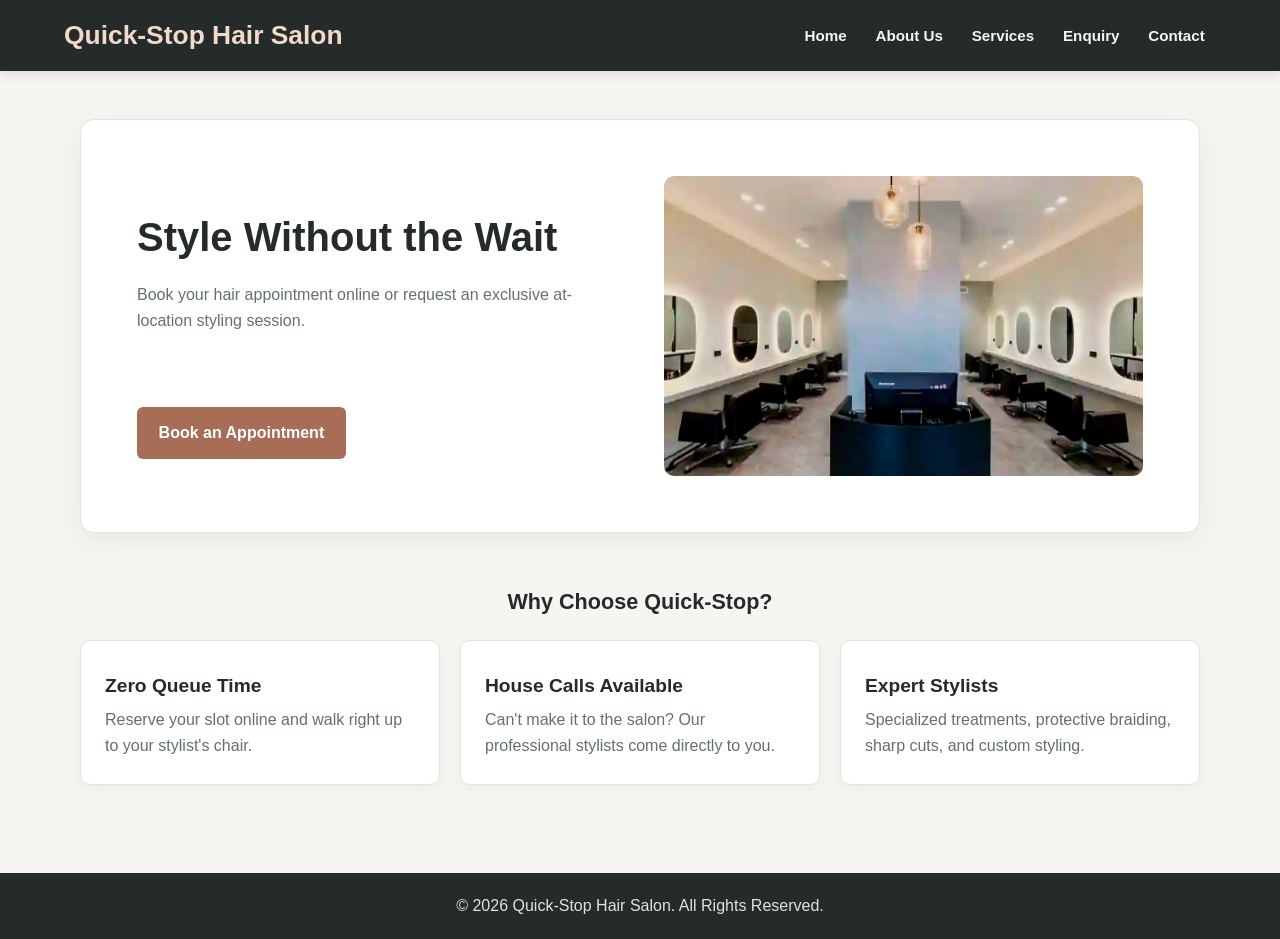
<file: QuickStopHairSalon/index.html>
<!DOCTYPE html>
<html lang="en">
<head>
    <meta charset="UTF-8">
    <meta name="viewport" content="width=device-width, initial-scale=1.0">
    <title>Quick-Stop Hair Salon | Home</title>
    <link rel="stylesheet" href="css/style.css">
</head>
<body>
    <!-- Main Navigation Bar -->
    <header>
        <h1>Quick-Stop Hair Salon</h1>
        <nav>
            <ul>
                <li><a href="index.html">Home</a></li>
                <li><a href="about.html">About Us</a></li>
                <li><a href="services.html">Services</a></li>
                <li><a href="enquiry.html">Enquiry</a></li>
                <li><a href="contact.html">Contact</a></li>
            </ul>
        </nav>
    </header>

    <main>
        <!-- Hero Banner Section -->
        <section class="hero">
            <h2>Style Without the Wait</h2>
            <p>Book your hair appointment online or request an exclusive at-location styling session.</p>
            <a href="enquiry.html" class="btn">Book an Appointment</a>

            <!-- Responsive Image for Part 2 Requirements -->
            <picture>
                <img src="images/salon.jpeg" alt="Quick-Stop Hair Salon Interior" class="hero-image">
            </picture>
        </section>

        <!-- Featured Highlights -->
        <section class="features">
            <h3>Why Choose Quick-Stop?</h3>
            <div class="card-grid">
                <div class="card">
                    <h4>Zero Queue Time</h4>
                    <p>Reserve your slot online and walk right up to your stylist's chair.</p>
                </div>
                <div class="card">
                    <h4>House Calls Available</h4>
                    <p>Can't make it to the salon? Our professional stylists come directly to you.</p>
                </div>
                <div class="card">
                    <h4>Expert Stylists</h4>
                    <p>Specialized treatments, protective braiding, sharp cuts, and custom styling.</p>
                </div>
            </div>
        </section>
    </main>

    <footer>
        <p>&copy; 2026 Quick-Stop Hair Salon. All Rights Reserved.</p>
    </footer>
</body>
</html>
</file>
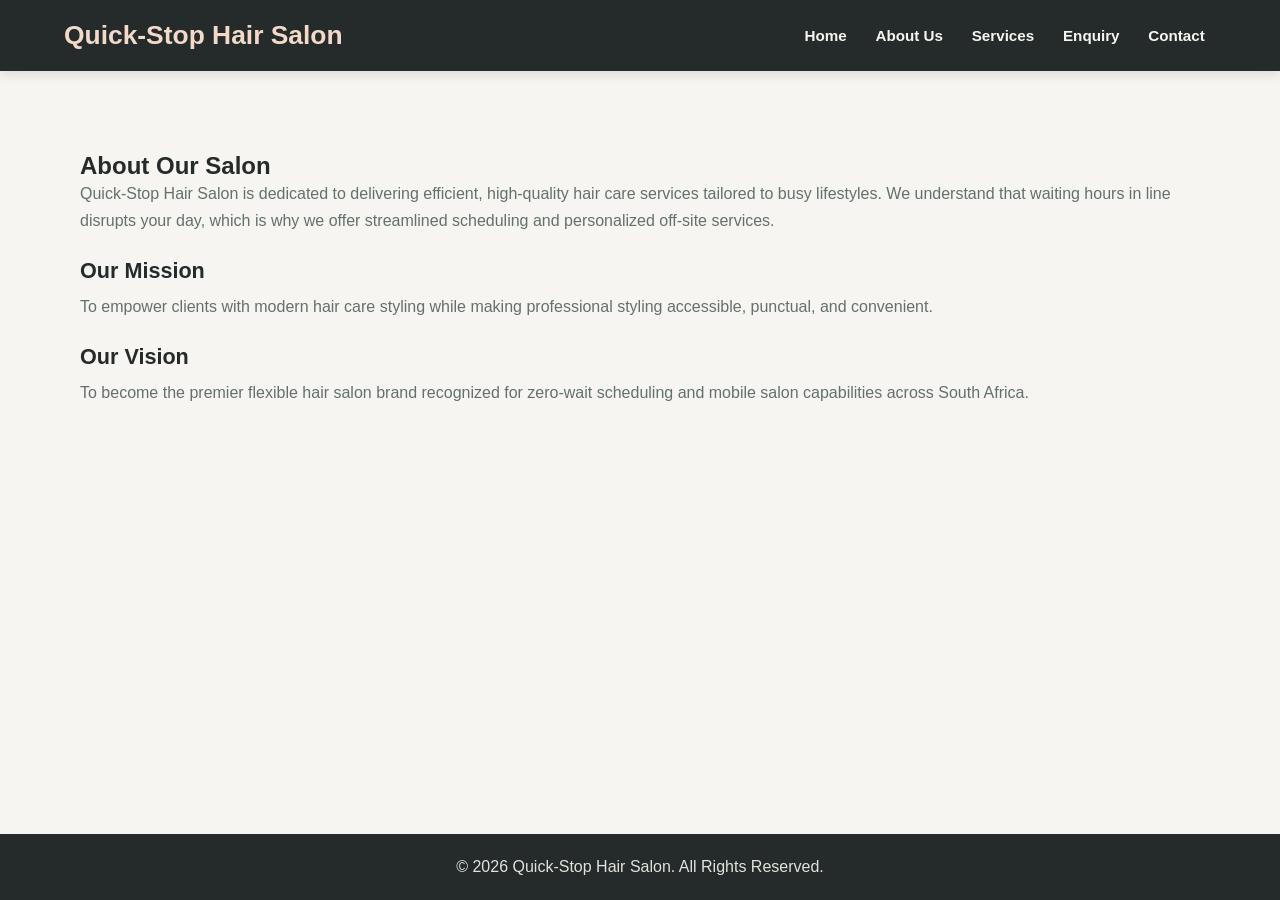
<file: QuickStopHairSalon/about.html>
<!DOCTYPE html>
<html lang="en">
<head>
    <meta charset="UTF-8">
    <meta name="viewport" content="width=device-width, initial-scale=1.0">
    <title>Quick-Stop Hair Salon | About Us</title>
    <link rel="stylesheet" href="css/style.css">
</head>
<body>
    <header>
        <h1>Quick-Stop Hair Salon</h1>
        <nav>
            <ul>
                <li><a href="index.html">Home</a></li>
                <li><a href="about.html">About Us</a></li>
                <li><a href="services.html">Services</a></li>
                <li><a href="enquiry.html">Enquiry</a></li>
                <li><a href="contact.html">Contact</a></li>
            </ul>
        </nav>
    </header>

    <main>
        <section>
            <h2>About Our Salon</h2>
            <p>Quick-Stop Hair Salon is dedicated to delivering efficient, high-quality hair care services tailored to busy lifestyles. We understand that waiting hours in line disrupts your day, which is why we offer streamlined scheduling and personalized off-site services.</p>
            
            <h3>Our Mission</h3>
            <p>To empower clients with modern hair care styling while making professional styling accessible, punctual, and convenient.</p>

            <h3>Our Vision</h3>
            <p>To become the premier flexible hair salon brand recognized for zero-wait scheduling and mobile salon capabilities across South Africa.</p>
        </section>
    </main>

    <footer>
        <p>&copy; 2026 Quick-Stop Hair Salon. All Rights Reserved.</p>
    </footer>
</body>
</html>
</file>
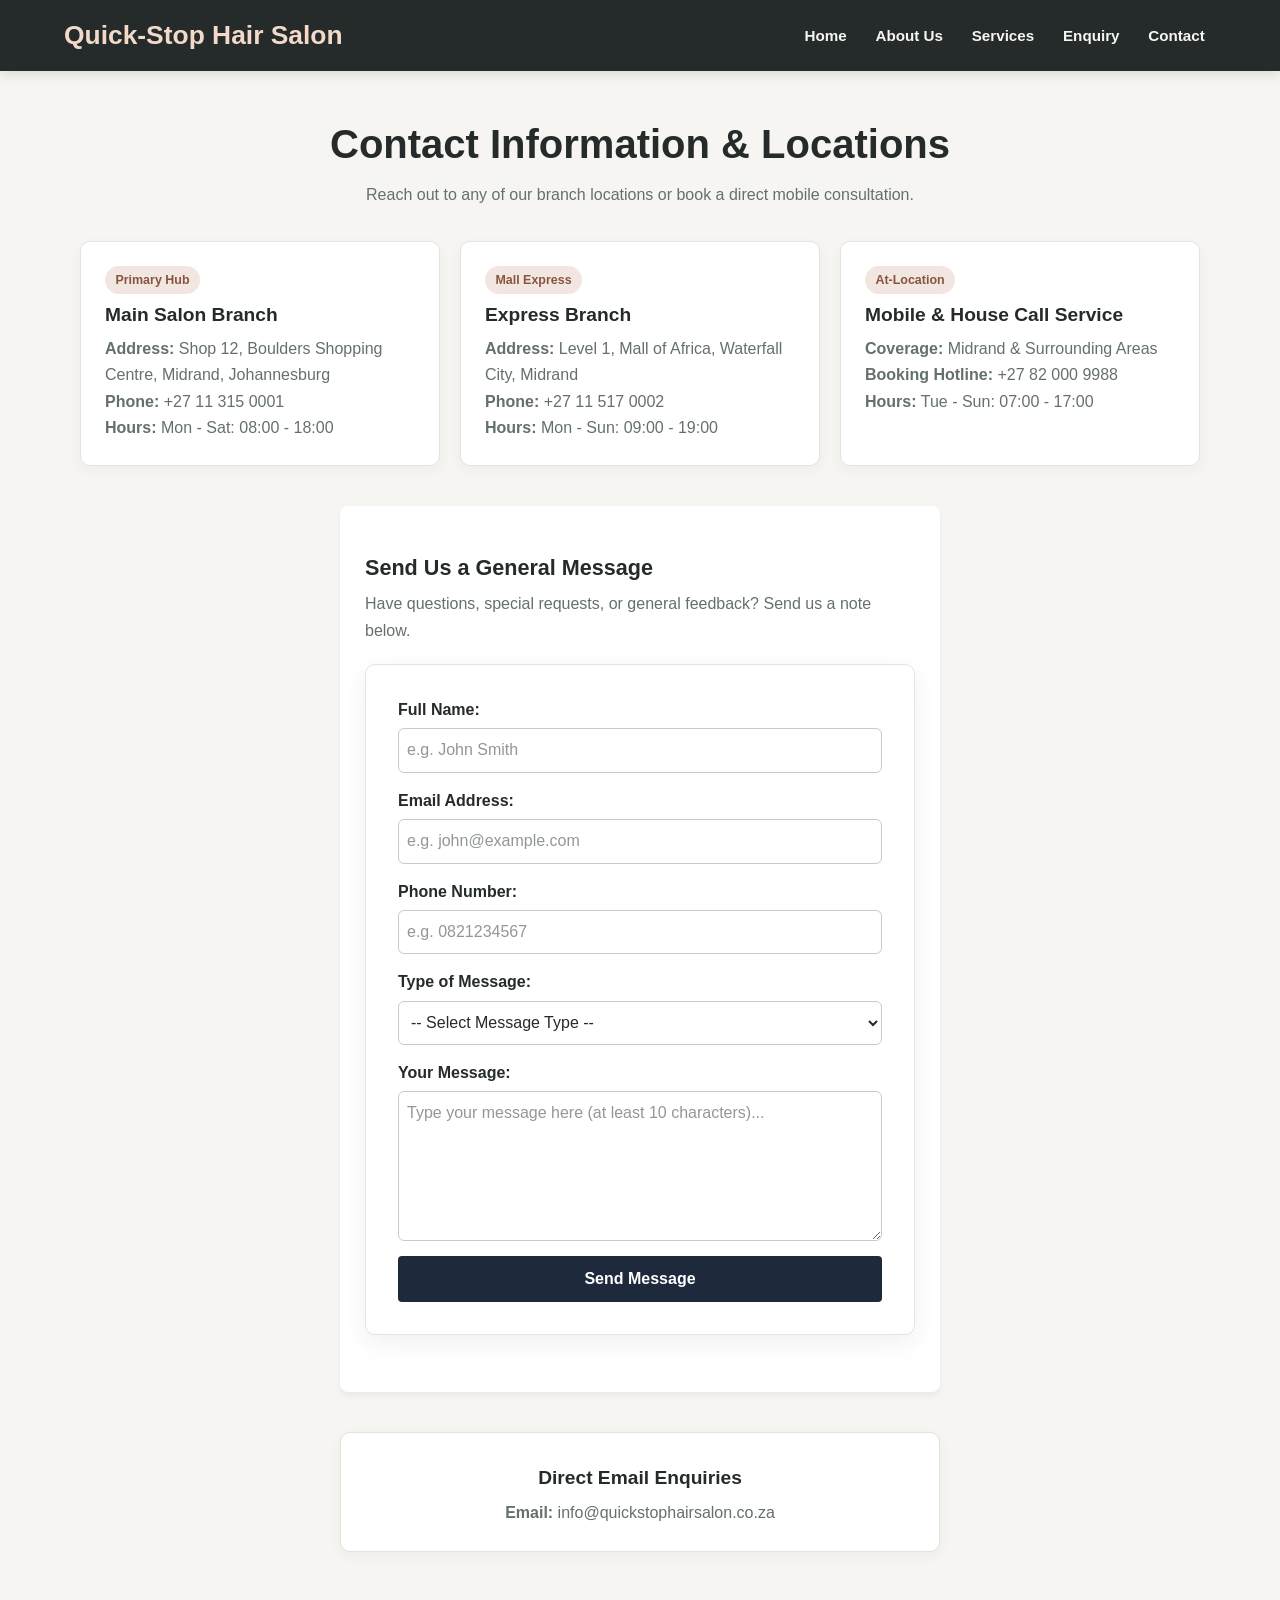
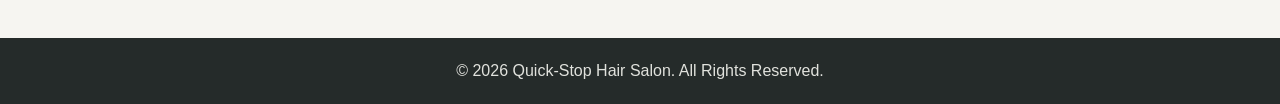
<file: QuickStopHairSalon/contact.html>
<!DOCTYPE html>
<html lang="en">
<head>
    <meta charset="UTF-8">
    <meta name="viewport" content="width=device-width, initial-scale=1.0">
    <title>Quick-Stop Hair Salon | Contact Us</title>
    <link rel="stylesheet" href="css/style.css">
</head>
<body>
    <header>
        <h1>Quick-Stop Hair Salon</h1>
        <nav>
            <ul>
                <li><a href="index.html">Home</a></li>
                <li><a href="about.html">About Us</a></li>
                <li><a href="services.html">Services</a></li>
                <li><a href="enquiry.html">Enquiry</a></li>
                <li><a href="contact.html">Contact</a></li>
            </ul>
        </nav>
    </header>

    <main>
        <h2>Contact Information & Locations</h2>
        <p>Reach out to any of our branch locations or book a direct mobile consultation.</p>

        <div class="card-container">
            <div class="card">
                <span class="badge">Primary Hub</span>
                <h3>Main Salon Branch</h3>
                <p><strong>Address:</strong> Shop 12, Boulders Shopping Centre, Midrand, Johannesburg</p>
                <p><strong>Phone:</strong> +27 11 315 0001</p>
                <p><strong>Hours:</strong> Mon - Sat: 08:00 - 18:00</p>
            </div>

            <div class="card">
                <span class="badge">Mall Express</span>
                <h3>Express Branch</h3>
                <p><strong>Address:</strong> Level 1, Mall of Africa, Waterfall City, Midrand</p>
                <p><strong>Phone:</strong> +27 11 517 0002</p>
                <p><strong>Hours:</strong> Mon - Sun: 09:00 - 19:00</p>
            </div>

            <div class="card">
                <span class="badge">At-Location</span>
                <h3>Mobile & House Call Service</h3>
                <p><strong>Coverage:</strong> Midrand & Surrounding Areas</p>
                <p><strong>Booking Hotline:</strong> +27 82 000 9988</p>
                <p><strong>Hours:</strong> Tue - Sun: 07:00 - 17:00</p>
            </div>
        </div>

        <!-- Contact Message Form Section (Required for Part 3) -->
        <section style="max-width: 600px; margin: 40px auto; padding: 25px; background: #fff; border-radius: 8px; box-shadow: 0 4px 6px rgba(0,0,0,0.05);">
            <h3>Send Us a General Message</h3>
            <p>Have questions, special requests, or general feedback? Send us a note below.</p>

            <form id="contactForm" action="#" method="post" style="margin-top: 20px;">
                <div class="form-group" style="margin-bottom: 15px;">
                    <label for="fullname" style="display: block; margin-bottom: 5px; font-weight: bold;">Full Name:</label>
                    <input type="text" id="fullname" name="fullname" required placeholder="e.g. John Smith" style="width: 100%; padding: 8px;">
                </div>

                <div class="form-group" style="margin-bottom: 15px;">
                    <label for="email" style="display: block; margin-bottom: 5px; font-weight: bold;">Email Address:</label>
                    <input type="email" id="email" name="email" required placeholder="e.g. john@example.com" style="width: 100%; padding: 8px;">
                </div>

                <div class="form-group" style="margin-bottom: 15px;">
                    <label for="phone" style="display: block; margin-bottom: 5px; font-weight: bold;">Phone Number:</label>
                    <input type="tel" id="phone" name="phone" required placeholder="e.g. 0821234567" style="width: 100%; padding: 8px;">
                </div>

                <div class="form-group" style="margin-bottom: 15px;">
                    <label for="msgType" style="display: block; margin-bottom: 5px; font-weight: bold;">Type of Message:</label>
                    <select id="msgType" name="msgType" required style="width: 100%; padding: 8px;">
                        <option value="" disabled selected>-- Select Message Type --</option>
                        <option value="general">General Enquiry</option>
                        <option value="feedback">Customer Feedback</option>
                        <option value="complaint">Support / Complaint</option>
                    </select>
                </div>

                <div class="form-group" style="margin-bottom: 15px;">
                    <label for="message" style="display: block; margin-bottom: 5px; font-weight: bold;">Your Message:</label>
                    <textarea id="message" name="message" rows="5" required minlength="10" placeholder="Type your message here (at least 10 characters)..." style="width: 100%; padding: 8px;"></textarea>
                </div>

                <button type="submit" style="padding: 10px 20px; background: #1e293b; color: white; border: none; border-radius: 4px; cursor: pointer;">Send Message</button>
            </form>
        </section>

        <div class="card" style="max-width: 600px; margin: 30px auto; text-align: center;">
            <h3>Direct Email Enquiries</h3>
            <p style="margin-top: 10px;"><strong>Email:</strong> info@quickstophairsalon.co.za</p>
        </div>
    </main>

    <footer>
        <p>&copy; 2026 Quick-Stop Hair Salon. All Rights Reserved.</p>
    </footer>

    <!-- Link JavaScript File -->
    <script src="script.js"></script>
</body>
</html>
</file>
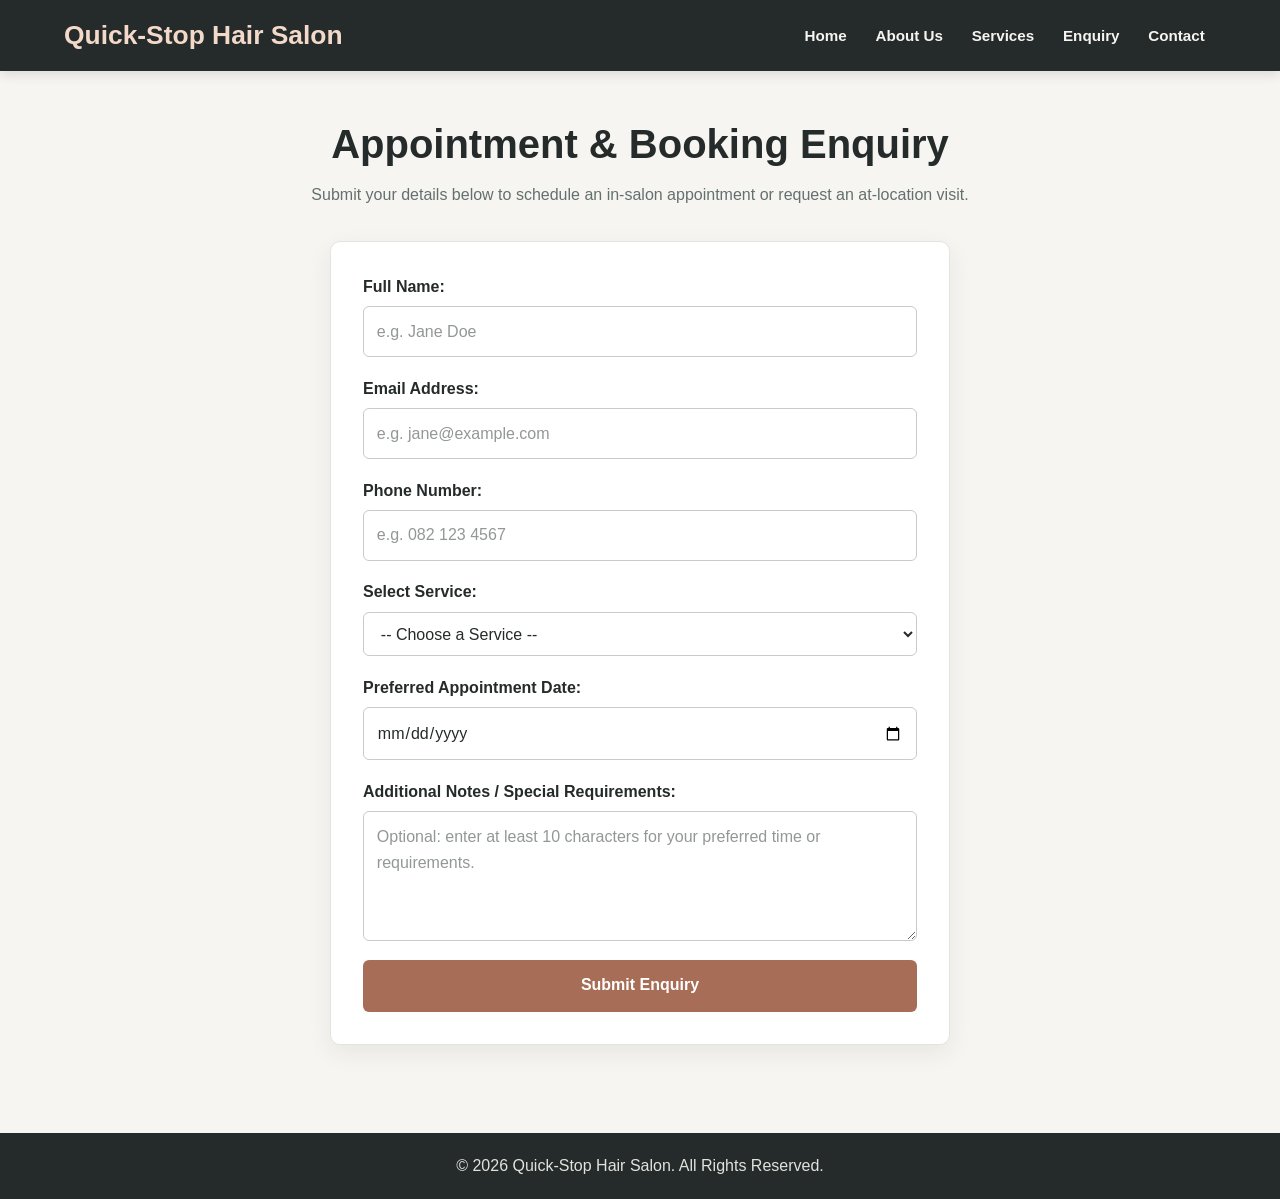
<file: QuickStopHairSalon/enquiry.html>
<!DOCTYPE html>
<html lang="en">
<head>
    <meta charset="UTF-8">
    <meta name="viewport" content="width=device-width, initial-scale=1.0">
    <title>Quick-Stop Hair Salon | Enquiry</title>
    <link rel="stylesheet" href="css/style.css">
</head>
<body>
    <header>
        <h1>Quick-Stop Hair Salon</h1>
        <nav>
            <ul>
                <li><a href="index.html">Home</a></li>
                <li><a href="about.html">About Us</a></li>
                <li><a href="services.html">Services</a></li>
                <li><a href="enquiry.html">Enquiry</a></li>
                <li><a href="contact.html">Contact</a></li>
            </ul>
        </nav>
    </header>

    <main>
        <h2>Appointment & Booking Enquiry</h2>
        <p>Submit your details below to schedule an in-salon appointment or request an at-location visit.</p>

        <form id="enquiryForm" action="#" method="post">
            <div class="form-group">
                <label for="fullname">Full Name:</label>
                <input type="text" id="fullname" name="fullname" required placeholder="e.g. Jane Doe">
            </div>

            <div class="form-group">
                <label for="email">Email Address:</label>
                <input type="email" id="email" name="email" required placeholder="e.g. jane@example.com">
            </div>

            <div class="form-group">
                <label for="phone">Phone Number:</label>
                <input type="tel" id="phone" name="phone" required placeholder="e.g. 082 123 4567">
            </div>

            <div class="form-group">
                <label for="service">Select Service:</label>
                <select id="service" name="service" required>
                    <option value="" disabled selected>-- Choose a Service --</option>
                    <option value="braids">Braids & Extensions</option>
                    <option value="treatment">Hair Treatment</option>
                    <option value="cut">Cut & Wash</option>
                    <option value="custom">At-Location Custom Styling</option>
                </select>
            </div>

            <div class="form-group">
                <label for="date">Preferred Appointment Date:</label>
                <input type="date" id="date" name="date" required>
            </div>

            <div class="form-group">
                <label for="message">Additional Notes / Special Requirements:</label>
                <textarea id="message" name="message" rows="4" minlength="10" placeholder="Optional: enter at least 10 characters for your preferred time or requirements."></textarea>
            </div>

            <button type="submit">Submit Enquiry</button>
        </form>
    </main>

    <footer>
        <p>&copy; 2026 Quick-Stop Hair Salon. All Rights Reserved.</p>
    </footer>
   <script src="script.js"></script>
</body>
</html>
</file>
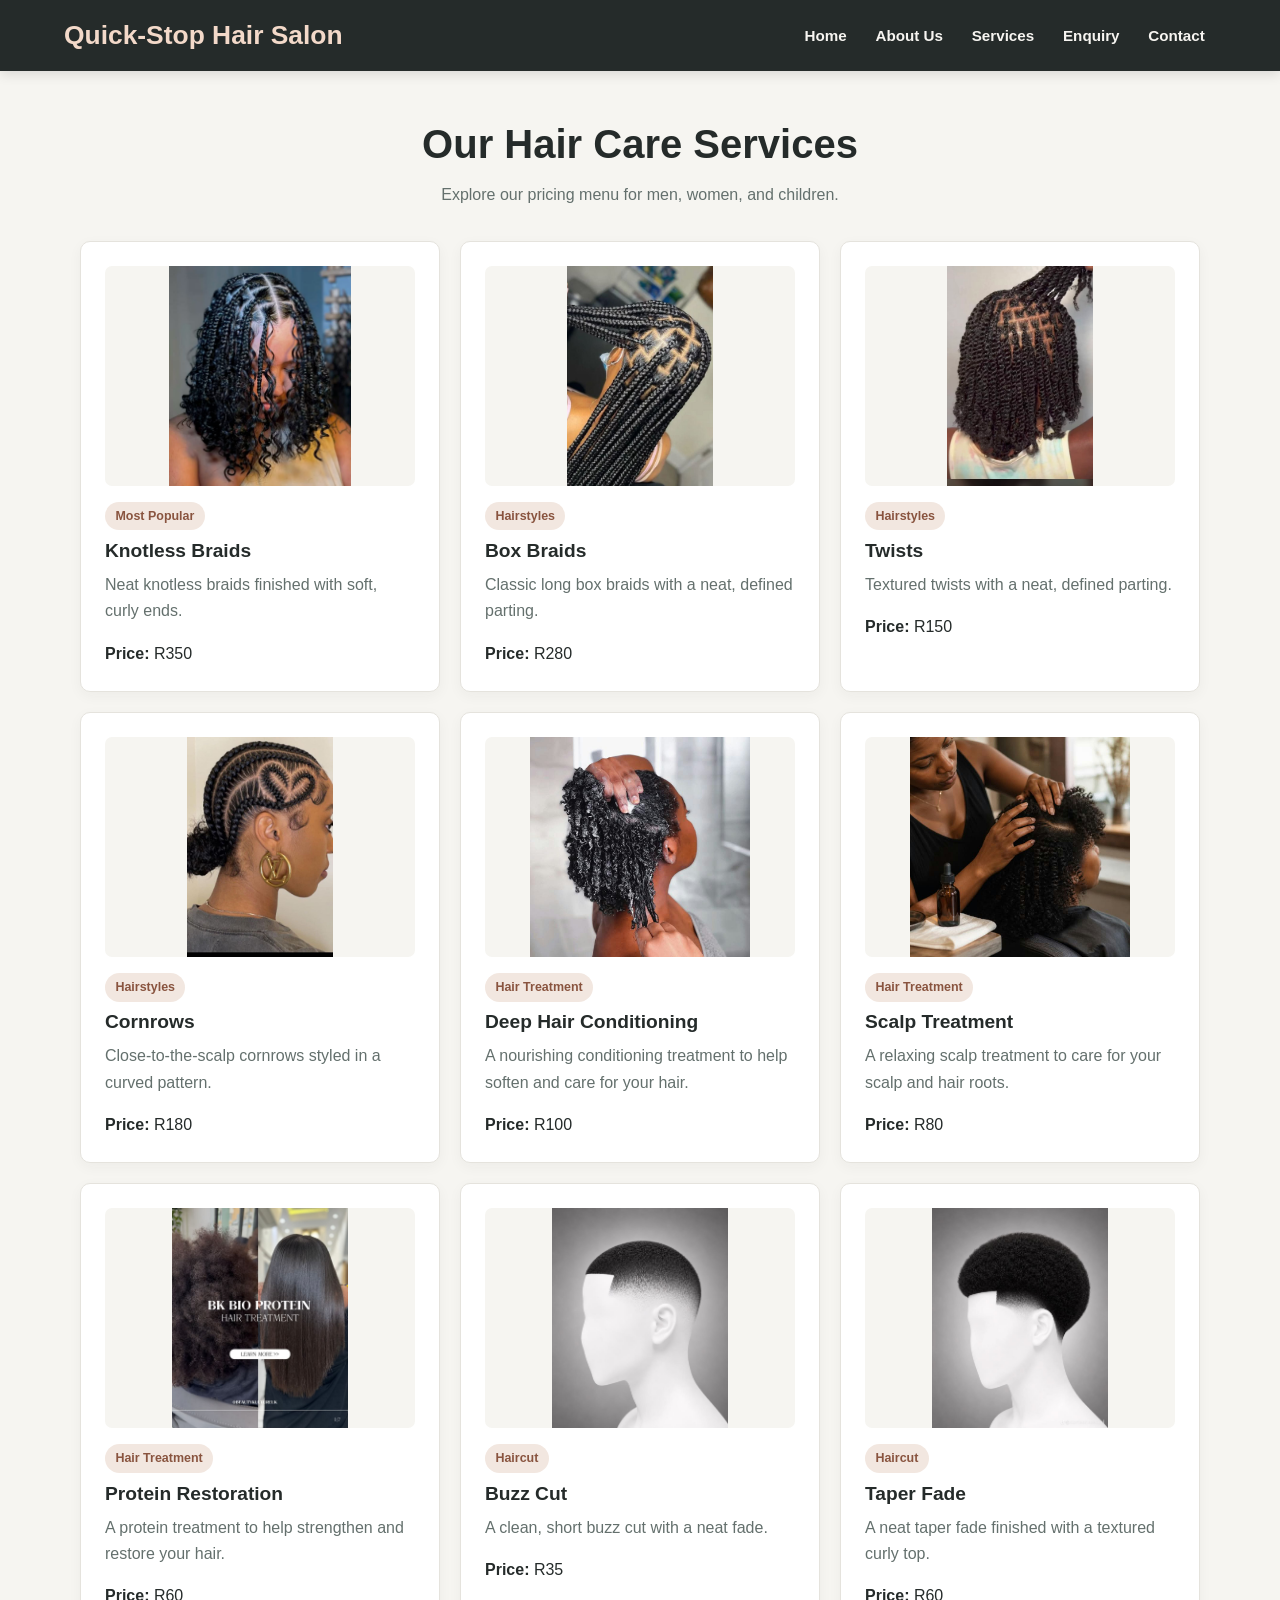
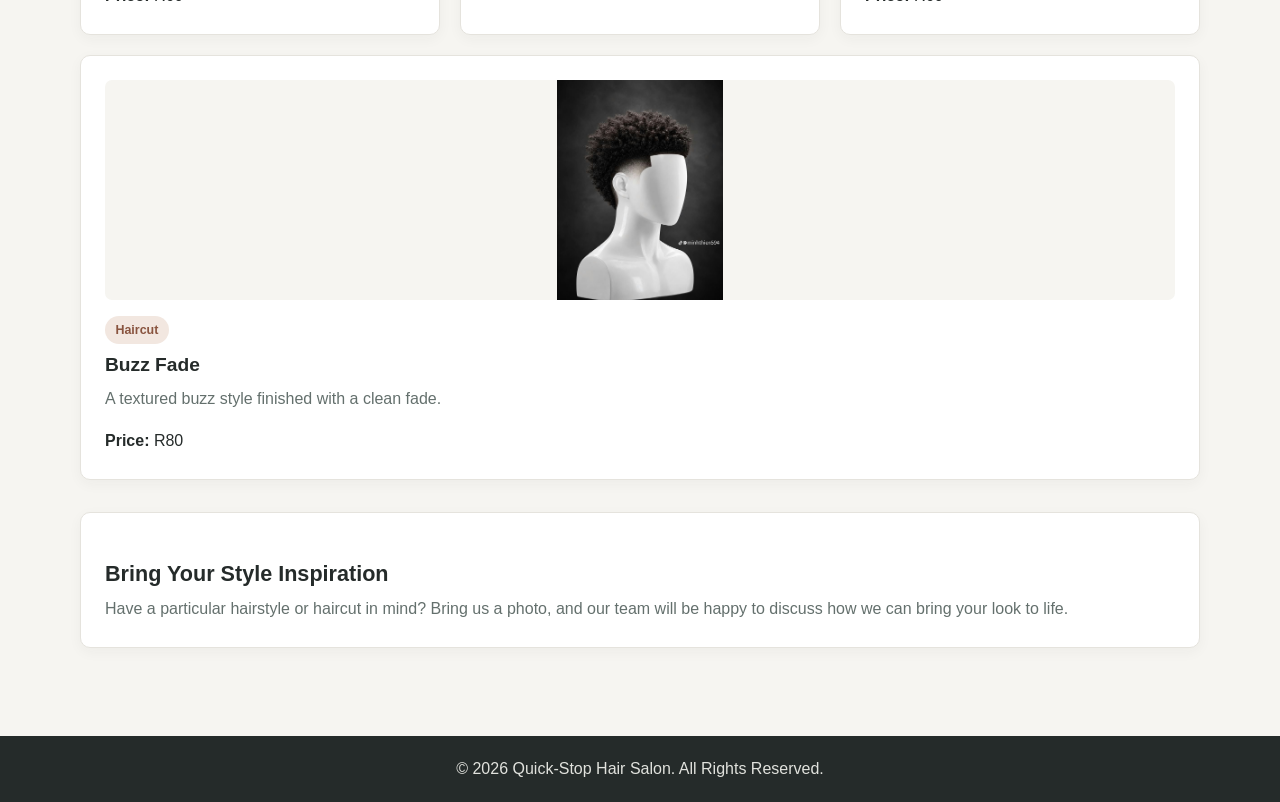
<file: QuickStopHairSalon/services.html>
<!DOCTYPE html>
<html lang="en">
<head>
    <meta charset="UTF-8">
    <meta name="viewport" content="width=device-width, initial-scale=1.0">
    <title>Quick-Stop Hair Salon | Services</title>
    <link rel="stylesheet" href="css/style.css">
</head>
<body>
    <header>
        <h1>Quick-Stop Hair Salon</h1>
        <nav>
            <ul>
                <li><a href="index.html">Home</a></li>
                <li><a href="about.html">About Us</a></li>
                <li><a href="services.html">Services</a></li>
                <li><a href="enquiry.html">Enquiry</a></li>
                <li><a href="contact.html">Contact</a></li>
            </ul>
        </nav>
    </header>

    <main>
        <h2>Our Hair Care Services</h2>
        <p>Explore our pricing menu for men, women, and children.</p>

        <div class="card-grid">
            <div class="card">
                <img src="images/knotless-braids.jpeg" alt="Knotless braids with curly ends" class="service-image">
                <span class="badge">Most Popular</span>
                <h3>Knotless Braids</h3>
                <p>Neat knotless braids finished with soft, curly ends.</p>
                <p class="price-tag"><strong>Price:</strong> R350</p>
            </div>
            <div class="card">
                <img src="images/box-braids.jpeg" alt="Long box braids with a neat braided parting" class="service-image">
                <span class="badge">Hairstyles</span>
                <h3>Box Braids</h3>
                <p>Classic long box braids with a neat, defined parting.</p>
                <p class="price-tag"><strong>Price:</strong> R280</p>
            </div>
            <div class="card">
                <img src="images/twists.jpeg" alt="Shoulder-length twists with a neat square parting" class="service-image">
                <span class="badge">Hairstyles</span>
                <h3>Twists</h3>
                <p>Textured twists with a neat, defined parting.</p>
                <p class="price-tag"><strong>Price:</strong> R150</p>
            </div>
            <div class="card">
                <img src="images/cornrows.jpeg" alt="Cornrows braided into a curved pattern and gathered at the back" class="service-image">
                <span class="badge">Hairstyles</span>
                <h3>Cornrows</h3>
                <p>Close-to-the-scalp cornrows styled in a curved pattern.</p>
                <p class="price-tag"><strong>Price:</strong> R180</p>
            </div>
            <div class="card">
                <img src="images/deep-hair-conditioning.jpeg" alt="Deep conditioning treatment being applied to curly hair" class="service-image">
                <span class="badge">Hair Treatment</span>
                <h3>Deep Hair Conditioning</h3>
                <p>A nourishing conditioning treatment to help soften and care for your hair.</p>
                <p class="price-tag"><strong>Price:</strong> R100</p>
            </div>
            <div class="card">
                <img src="images/scalp-treatment.jpeg" alt="Stylist applying a treatment to a client's scalp" class="service-image">
                <span class="badge">Hair Treatment</span>
                <h3>Scalp Treatment</h3>
                <p>A relaxing scalp treatment to care for your scalp and hair roots.</p>
                <p class="price-tag"><strong>Price:</strong> R80</p>
            </div>
            <div class="card">
                <img src="images/protein-restoration.jpeg" alt="Before-and-after results of a protein hair treatment" class="service-image">
                <span class="badge">Hair Treatment</span>
                <h3>Protein Restoration</h3>
                <p>A protein treatment to help strengthen and restore your hair.</p>
                <p class="price-tag"><strong>Price:</strong> R60</p>
            </div>
            <div class="card">
                <img src="images/buzz-cut.jpeg" alt="Short buzz cut with a fade" class="service-image">
                <span class="badge">Haircut</span>
                <h3>Buzz Cut</h3>
                <p>A clean, short buzz cut with a neat fade.</p>
                <p class="price-tag"><strong>Price:</strong> R35</p>
            </div>
            <div class="card">
                <img src="images/taper-fade.jpeg" alt="Curly high-top haircut with a tapered fade" class="service-image">
                <span class="badge">Haircut</span>
                <h3>Taper Fade</h3>
                <p>A neat taper fade finished with a textured curly top.</p>
                <p class="price-tag"><strong>Price:</strong> R60</p>
            </div>
            <div class="card">
                <img src="images/buzz-fade.jpeg" alt="Textured curly haircut with a buzz fade" class="service-image">
                <span class="badge">Haircut</span>
                <h3>Buzz Fade</h3>
                <p>A textured buzz style finished with a clean fade.</p>
                <p class="price-tag"><strong>Price:</strong> R80</p>
            </div>
        </div>
        <section class="card" aria-label="Custom hairstyle requests">
            <h3>Bring Your Style Inspiration</h3>
            <p>Have a particular hairstyle or haircut in mind? Bring us a photo, and our team will be happy to discuss how we can bring your look to life.</p>
        </section>
    </main>

    <footer>
        <p>&copy; 2026 Quick-Stop Hair Salon. All Rights Reserved.</p>
    </footer>
</body>
</html>
</file>
<file: QuickStopHairSalon/css/style.css>
* {
    box-sizing: border-box;
    margin: 0;
    padding: 0;
}

:root {
    --ink: #252b2a;
    --muted: #64706d;
    --surface: #ffffff;
    --page: #f6f5f1;
    --accent: #a76d56;
    --accent-dark: #89543f;
    --accent-light: #f2e7e0;
    --line: #e5e3dd;
    --shadow: 0 8px 24px rgba(37, 43, 42, 0.07);
}

html {
    scroll-behavior: smooth;
}

body {
    min-height: 100vh;
    display: flex;
    flex-direction: column;
    background: var(--page);
    color: var(--ink);
    font-family: "Segoe UI", Tahoma, Geneva, Verdana, sans-serif;
    font-size: 16px;
    line-height: 1.65;
}

header {
    position: sticky;
    top: 0;
    z-index: 10;
    display: flex;
    align-items: center;
    justify-content: space-between;
    gap: 1.5rem;
    padding: 1rem max(5vw, 1.25rem);
    background: var(--ink);
    color: var(--surface);
    box-shadow: 0 3px 12px rgba(0, 0, 0, 0.12);
}

header h1 {
    color: #f3d9c9;
    font-size: clamp(1.2rem, 2.4vw, 1.65rem);
    line-height: 1.2;
}

nav ul {
    display: flex;
    flex-wrap: wrap;
    align-items: center;
    justify-content: flex-end;
    gap: 0.4rem;
    list-style: none;
}

nav a {
    display: block;
    padding: 0.45rem 0.7rem;
    border-radius: 5px;
    color: #f7f5f1;
    font-size: 0.95rem;
    font-weight: 600;
    text-decoration: none;
    transition: background-color 180ms ease, color 180ms ease;
}

nav a:hover,
nav a:focus-visible {
    background: rgba(255, 255, 255, 0.12);
    color: #f3d9c9;
}

main {
    width: min(1120px, 90%);
    flex: 1;
    margin: 0 auto;
    padding: 3rem 0 3.5rem;
}

main > h2,
main > p {
    text-align: center;
}

h2,
h3,
h4 {
    color: var(--ink);
    line-height: 1.25;
}

main > h2,
.hero h2 {
    margin-bottom: 0.8rem;
    font-size: clamp(1.8rem, 4vw, 2.5rem);
}

main > p {
    max-width: 700px;
    margin: 0 auto 2rem;
    color: var(--muted);
}

main section:not(.hero) {
    margin: 2rem 0;
}

main section:not(.hero) h3 {
    margin: 1.5rem 0 0.55rem;
    font-size: 1.35rem;
}

main section:not(.hero) p {
    color: var(--muted);
}

.hero {
    display: grid;
    grid-template-columns: 1fr 1fr;
    align-items: center;
    gap: 1.25rem 3rem;
    margin: 0 0 3.5rem;
    padding: clamp(1.5rem, 5vw, 3.5rem);
    border: 1px solid var(--line);
    border-radius: 14px;
    background: var(--surface);
    box-shadow: var(--shadow);
}

.hero h2 {
    align-self: end;
    margin: 0;
    color: var(--ink);
}

.hero p {
    align-self: start;
    color: var(--muted);
}

.hero picture {
    grid-column: 2;
    grid-row: 1 / span 3;
}

.hero-image {
    width: 100%;
    height: 300px;
    margin: 0;
    border-radius: 10px;
    object-fit: cover;
}

.btn,
button[type="submit"] {
    display: inline-block;
    width: fit-content;
    border: 0;
    border-radius: 6px;
    background: var(--accent);
    color: var(--surface);
    padding: 0.8rem 1.35rem;
    font: inherit;
    font-weight: 700;
    text-align: center;
    text-decoration: none;
    cursor: pointer;
    transition: background-color 180ms ease, box-shadow 180ms ease, transform 180ms ease;
}

.btn:hover,
button[type="submit"]:hover {
    transform: translateY(-1px);
    background: var(--accent-dark);
    box-shadow: 0 5px 12px rgba(137, 84, 63, 0.2);
}

.btn:focus-visible,
button[type="submit"]:focus-visible {
    outline: 3px solid #d5a58e;
    outline-offset: 3px;
}

.features {
    margin-top: 0;
}

.features > h3 {
    margin: 0 0 1.25rem;
    font-size: 1.6rem;
    text-align: center;
}

.card-grid,
.card-container {
    display: flex;
    flex-wrap: wrap;
    justify-content: center;
    gap: 1.25rem;
    margin: 1.5rem auto;
}

.card {
    flex: 1 1 280px;
    padding: 1.5rem;
    border: 1px solid var(--line);
    border-radius: 10px;
    background: var(--surface);
    box-shadow: 0 4px 14px rgba(37, 43, 42, 0.045);
    transition: transform 180ms ease, box-shadow 180ms ease;
}

.card:hover {
    transform: translateY(-3px);
    box-shadow: var(--shadow);
}

.card h3,
.card h4 {
    margin: 0.55rem 0;
    font-size: 1.2rem;
}

.card p {
    color: var(--muted);
}

.badge {
    display: inline-block;
    padding: 0.25rem 0.65rem;
    border-radius: 999px;
    background: var(--accent-light);
    color: var(--accent-dark);
    font-size: 0.78rem;
    font-weight: 700;
}

.price-tag {
    margin-top: 1rem;
    color: var(--ink) !important;
}

.service-image {
    width: 100%;
    height: 220px;
    margin: 0 0 1rem;
    border-radius: 7px;
    background: var(--page);
    object-fit: contain;
}

img {
    display: block;
    max-width: 100%;
    height: auto;
    margin: 1rem auto;
    border-radius: 8px;
}

form {
    max-width: 620px;
    margin: 2rem auto;
    padding: clamp(1.25rem, 4vw, 2rem);
    border: 1px solid var(--line);
    border-radius: 10px;
    background: var(--surface);
    box-shadow: var(--shadow);
}

.form-group {
    margin-bottom: 1.15rem;
}

.form-group label {
    display: block;
    margin-bottom: 0.4rem;
    color: var(--ink);
    font-weight: 650;
}

.form-group input,
.form-group select,
.form-group textarea {
    display: block;
    width: 100%;
    min-height: 44px;
    padding: 0.7rem 0.8rem;
    border: 1px solid #c9cbc5;
    border-radius: 6px;
    background: #fff;
    color: var(--ink);
    font: inherit;
    transition: border-color 160ms ease, box-shadow 160ms ease;
}

.form-group textarea {
    min-height: 120px;
    resize: vertical;
}

.form-group input::placeholder,
.form-group textarea::placeholder {
    color: #929894;
}

.form-group input:focus,
.form-group select:focus,
.form-group textarea:focus {
    border-color: var(--accent);
    outline: none;
    box-shadow: 0 0 0 3px rgba(167, 109, 86, 0.18);
}

button[type="submit"] {
    width: 100%;
}

footer {
    margin-top: auto;
    padding: 1.25rem 1rem;
    background: var(--ink);
    color: #e1e2dd;
    text-align: center;
}

@media (max-width: 760px) {
    header {
        position: static;
        flex-direction: column;
        gap: 0.7rem;
        padding: 1rem 5%;
        text-align: center;
    }

    nav ul {
        justify-content: center;
        gap: 0.2rem;
    }

    nav a {
        padding: 0.4rem 0.55rem;
    }

    main {
        width: min(100% - 2rem, 680px);
        padding: 2rem 0 2.5rem;
    }

    .hero {
        grid-template-columns: 1fr;
        gap: 1rem;
        margin-bottom: 2.5rem;
    }

    .hero-image {
        height: 250px;
    }

    .hero picture {
        grid-column: 1;
        grid-row: auto;
    }

    .hero .btn {
        justify-self: start;
    }

    .card-grid,
    .card-container {
        gap: 1rem;
    }

    .card {
        flex-basis: 100%;
    }
}

@media (max-width: 420px) {
    header h1 {
        font-size: 1.25rem;
    }

    nav ul {
        gap: 0.1rem;
    }

    nav a {
        padding: 0.35rem 0.4rem;
        font-size: 0.88rem;
    }

    .hero {
        padding: 1.25rem;
    }

    .hero-image {
        height: 210px;
    }
}

@media (prefers-reduced-motion: reduce) {
    *,
    *::before,
    *::after {
        scroll-behavior: auto !important;
        transition-duration: 0.01ms !important;
    }
}
</file>
